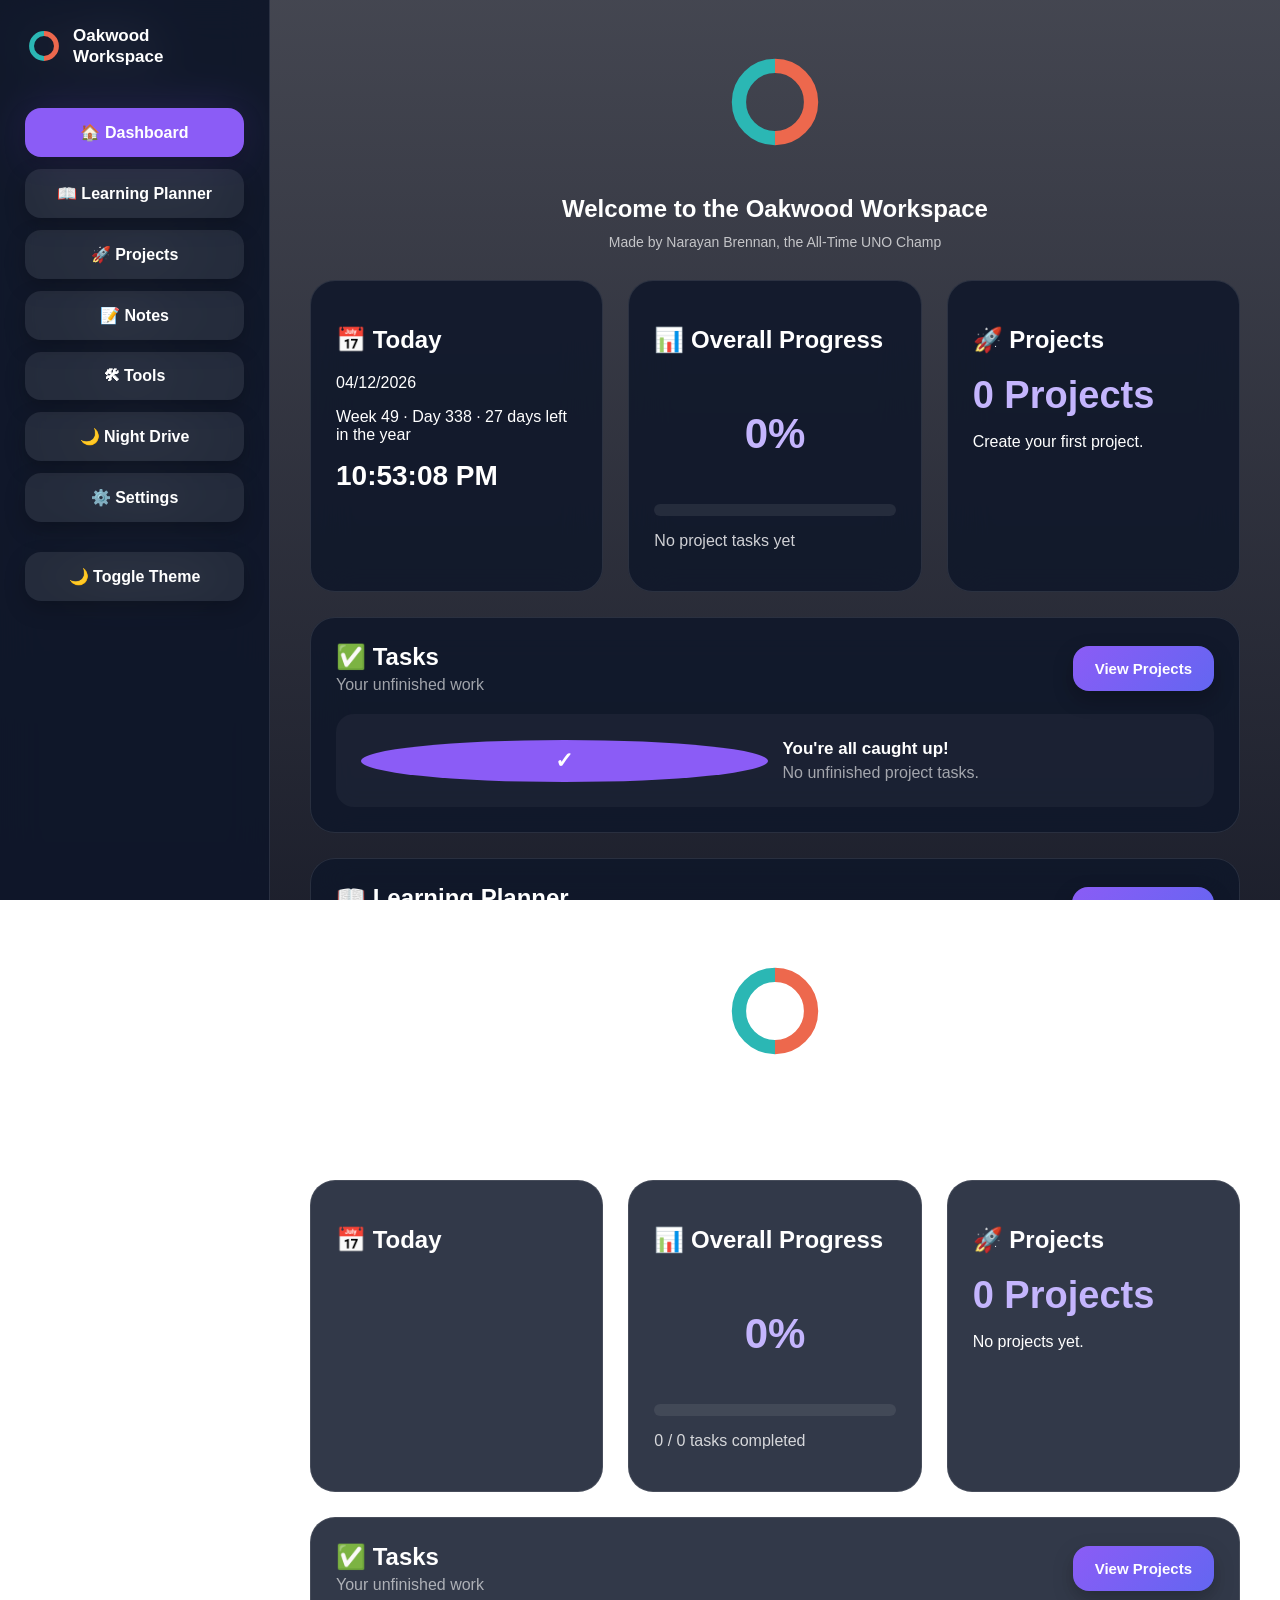
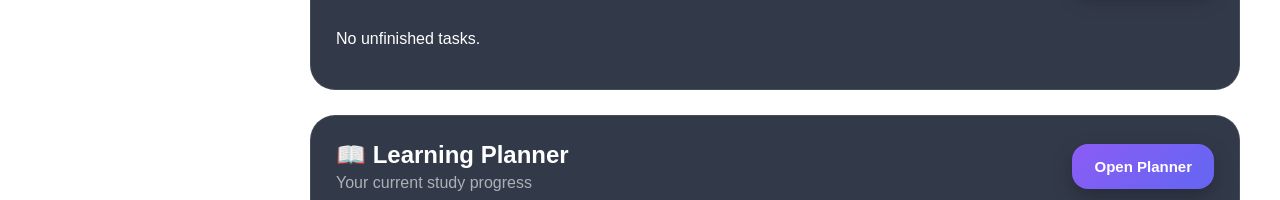
<file: index.html>
<!DOCTYPE html>
<html lang="en">
<head>
<meta charset="UTF-8">
<meta name="viewport" content="width=device-width, initial-scale=1.0">
<title>Oakwood Workspace</title>
<link rel="stylesheet" href="main.css">

<style>
/* OAKWOOD WORKSPACE WELCOME */

.logo {
    display: flex;
    align-items: center;
    gap: 10px;
}

.oakwood-sidebar-logo {
    display: block;
    width: 38px;
    height: 38px;
    flex-shrink: 0;
    cursor: pointer;
    transform-origin: center;
    -webkit-tap-highlight-color: transparent;
    user-select: none;
}

.logo-title {
    font-size: 17px;
    font-weight: 700;
    line-height: 1.25;
}

.welcome-hero {
    display: flex;
    flex-direction: column;
    align-items: center;
    justify-content: center;
    text-align: center;
    padding: 25px 15px 30px;
    animation: oakwoodWelcomeIn 0.8s ease both;
}

.oakwood-welcome-logo {
    display: block;
    width: 110px;
    height: 110px;
    margin-bottom: 18px;
    cursor: pointer;
    transform-origin: center;
    -webkit-tap-highlight-color: transparent;
    user-select: none;
    animation: oakwoodLogoIn 0.9s ease both;
}

.welcome-hero h1 {
    margin: 0 0 10px;
    line-height: 1.3;
}

.welcome-credit {
    margin: 0;
    opacity: 0.7;
    font-size: 14px;
}

@keyframes oakwoodWelcomeIn {
    from { opacity: 0; transform: translateY(12px); }
    to { opacity: 1; transform: translateY(0); }
}

@keyframes oakwoodLogoIn {
    from { opacity: 0; transform: scale(0.88); }
    to { opacity: 1; transform: scale(1); }
}

/* LOGO ANIMATION WRAPPER */

.oakwood-logo-motion {
    display: inline-flex;
    align-items: center;
    justify-content: center;
    flex-shrink: 0;
    transform-origin: center center;
    will-change: transform;
}

.logo .oakwood-logo-motion {
    width: 38px;
    height: 38px;
}

.welcome-hero .oakwood-logo-motion {
    width: 110px;
    height: 110px;
    margin-bottom: 18px;
}

.oakwood-logo-motion > svg {
    display: block;
    flex-shrink: 0;
    transform-origin: center center;
    backface-visibility: hidden;
}

/* SCALE BOUNCE */

.oakwood-logo-bounce {
    animation: oakwoodScaleBounce 2.8s both;
    transform-origin: center center;
    will-change: transform;
}

@keyframes oakwoodScaleBounce {
    0%   { transform: scale(1); }
    8%   { transform: scale(1.16); }
    16%  { transform: scale(0.94); }
    25%  { transform: scale(1.11); }
    35%  { transform: scale(0.97); }
    46%  { transform: scale(1.07); }
    58%  { transform: scale(0.985); }
    70%  { transform: scale(1.035); }
    82%  { transform: scale(0.995); }
    92%  { transform: scale(1.012); }
    100% { transform: scale(1); }
}

/* SMOOTH SPIN */

.oakwood-logo-spin {
    animation: oakwoodBearingSpin 3.2s
        cubic-bezier(0.12, 0.65, 0.15, 1) forwards !important;
    transform-origin: center center;
    transform-box: fill-box;
    backface-visibility: hidden;
    will-change: transform;
}

@keyframes oakwoodBearingSpin {
    from { transform: rotate(0deg); }
    to   { transform: rotate(2520deg); }
}

@media (max-width: 600px) {
    .oakwood-welcome-logo {
        width: 85px;
        height: 85px;
    }

    .welcome-hero .oakwood-logo-motion {
        width: 85px;
        height: 85px;
        margin-bottom: 18px;
    }

    .welcome-hero h1 {
        font-size: 25px;
    }
}

@media (prefers-reduced-motion: reduce) {
    .welcome-hero,
    .oakwood-welcome-logo {
        animation: none;
    }

    .oakwood-logo-spin {
        animation-duration: 1.2s !important;
    }

    .oakwood-logo-bounce {
        animation-duration: 0.8s;
    }
}

/* NIGHT DRIVE */

.nightdrive-page {
    max-width: 1600px !important;
    padding-bottom: 40px;
}

.nightdrive-page h1 {
    margin-bottom: 20px !important;
}

.nightdrive-container {
    width: 100%;
    min-height: calc(100vh - 150px);
    background: #05070d;
    border-radius: 25px;
    overflow: hidden;
    box-shadow:
        0 20px 60px rgba(0,0,0,.35),
        0 0 40px rgba(139,92,246,.08);
}

.nightdrive-frame {
    display: block;
    width: 100%;
    height: calc(100vh - 170px);
    min-height: 750px;
    border: none;
    background: #05070d;
}

.nightdrive-launch-card {
    display: flex;
    align-items: center;
    justify-content: space-between;
    gap: 20px;
    padding: 20px 25px;
    margin-bottom: 20px;
    border-radius: 20px;
    background: rgba(15,23,42,.85);
    backdrop-filter: blur(20px);
}

.nightdrive-launch-info h2 {
    margin: 0 0 6px;
}

.nightdrive-launch-info p {
    margin: 0;
    opacity: .65;
}

.nightdrive-open-button {
    flex-shrink: 0;
}

@media (max-width: 900px) {
    .nightdrive-container {
        border-radius: 18px;
    }

    .nightdrive-frame {
        min-height: 800px;
        height: calc(100vh - 180px);
    }

    .nightdrive-launch-card {
        flex-direction: column;
        align-items: flex-start;
    }
}
</style>
</head>

<body>
<div class="app">

<!-- SIDEBAR -->
<aside class="sidebar">
    <div class="logo">
        <svg class="oakwood-sidebar-logo"
             viewBox="0 0 100 100"
             xmlns="http://www.w3.org/2000/svg"
             role="img"
             aria-label="Oakwood circular symbol">

            <path
                d="M50 17.2 A32.8 32.8 0 0 0 50 82.8"
                fill="none"
                stroke="#2bb7b4"
                stroke-width="13"
                stroke-linecap="butt"
            />

            <path
                d="M50 17.2 A32.8 32.8 0 0 1 50 82.8"
                fill="none"
                stroke="#ed684d"
                stroke-width="13"
                stroke-linecap="butt"
            />
        </svg>

        <div class="logo-title">Oakwood Workspace</div>
    </div>

    <nav>
        <button class="nav-btn active" onclick="showPage('dashboard', this)">🏠 Dashboard</button>
        <button class="nav-btn" onclick="showPage('planner', this)">📖 Learning Planner</button>
        <button class="nav-btn" onclick="showPage('projects', this)">🚀 Projects</button>
        <button class="nav-btn" onclick="showPage('notes', this)">📝 Notes</button>
        <button class="nav-btn" onclick="showPage('tools', this)">🛠 Tools</button>
        <button class="nav-btn" onclick="showPage('nightdrive', this)">🌙 Night Drive</button>
        <button class="nav-btn" onclick="showPage('settings', this)">⚙️ Settings</button>
    </nav>

    <button class="theme-btn" onclick="toggleTheme()">🌙 Toggle Theme</button>
</aside>

<main class="main">

<!-- DASHBOARD -->
<section id="dashboard" class="page active">
    <div class="welcome-hero">
        <svg class="oakwood-welcome-logo"
             viewBox="0 0 100 100"
             xmlns="http://www.w3.org/2000/svg"
             role="img"
             aria-label="Oakwood circular symbol">

            <path
                d="M50 17.2 A32.8 32.8 0 0 0 50 82.8"
                fill="none"
                stroke="#2bb7b4"
                stroke-width="13"
                stroke-linecap="butt"
            />

            <path
                d="M50 17.2 A32.8 32.8 0 0 1 50 82.8"
                fill="none"
                stroke="#ed684d"
                stroke-width="13"
                stroke-linecap="butt"
            />
        </svg>

        <h1>Welcome to the Oakwood Workspace</h1>
        <p class="welcome-credit">Made by Narayan Brennan, the All-Time UNO Champ</p>
    </div>

    <div class="dashboard-grid">
        <div class="card dashboard-card">
            <h2>📅 Today</h2>
            <p id="date"></p>
            <p id="today-details"></p>
            <div id="clock" class="dashboard-clock"></div>
        </div>

        <div class="card dashboard-card">
            <h2>📊 Overall Progress</h2>
            <div id="dashboardProgress" class="progress-box">0%</div>
            <div class="dashboard-progress-bar">
                <div id="dashboardProgressFill" class="dashboard-progress-fill" style="width:0%"></div>
            </div>
            <p id="progressText">0 / 0 tasks completed</p>
        </div>

        <div class="card dashboard-card">
            <h2>🚀 Projects</h2>
            <div id="projectCount" class="dashboard-number">0 Projects</div>
            <p id="projectProgressText">No projects yet.</p>
        </div>
    </div>

    <div class="card">
        <div class="dashboard-section-header">
            <div>
                <h2>✅ Tasks</h2>
                <p>Your unfinished work</p>
            </div>
            <button onclick="showPage('projects', this)">View Projects</button>
        </div>
        <div id="todayTasks" class="dashboard-task-list">
            <p>No unfinished tasks.</p>
        </div>
    </div>

    <div class="card">
        <div class="dashboard-section-header">
            <div>
                <h2>📖 Learning Planner</h2>
                <p>Your current study progress</p>
            </div>
            <button onclick="showPage('planner', this)">Open Planner</button>
        </div>
        <div class="dashboard-planner-stats">
            <div><span id="plannerCompleted">0</span><small>Completed</small></div>
            <div><span id="plannerRemaining">0</span><small>Remaining</small></div>
            <div><span id="plannerProgress">0%</span><small>Progress</small></div>
        </div>
    </div>

    <div class="card">
        <h2>⚡ Quick Actions</h2>
        <div class="quick-actions">
            <button onclick="createProject()">➕ New Project</button>
            <button onclick="showPage('planner', this)">📖 Open Planner</button>
            <button onclick="showPage('notes', this)">📝 Open Notes</button>
            <button onclick="showPage('nightdrive', this)">🌙 Night Drive</button>
            <button onclick="exportBackup()">💾 Backup Now</button>
        </div>
    </div>
</section>

<!-- PLANNER -->
<section id="planner" class="page">
    <h1>📖 Learning Planner</h1>
    <div class="planner-controls">
        <button onclick="createPlan()">➕ New Week</button>
        <select id="planSelector" onchange="changePlan(this.value)"></select>
    </div>
    <div id="plannerContainer">
        <div class="card"><h2>Loading Planner...</h2></div>
    </div>
</section>

<!-- PROJECTS -->
<section id="projects" class="page">
    <h1>🚀 Projects</h1>
    <div class="planner-actions">
        <button onclick="createProject()">➕ New Project</button>
    </div>
    <div id="projectsContainer">
        <div class="card"><h2>Loading Projects...</h2></div>
    </div>
</section>

<!-- NOTES -->
<section id="notes" class="page">
    <h1>📝 Notes</h1>
    <div class="card">
        <textarea placeholder="Write notes here..."></textarea>
    </div>
</section>

<!-- TOOLS -->
<section id="tools" class="page">
    <h1>🛠 Tools</h1>
    <div class="card">
        <h2>Tools &amp; Games</h2>
        <p>Your collection of useful tools, games and resources.</p>
        <br>
        <button onclick="showPage('nightdrive', document.querySelector('.nav-btn:nth-child(6)'))">
            🌙 Open Night Drive
        </button>
    </div>
</section>

<!-- NIGHT DRIVE -->
<section id="nightdrive" class="page nightdrive-page">
    <h1>🌙 Night Drive</h1>

    <div class="nightdrive-launch-card">
        <div class="nightdrive-launch-info">
            <h2>NIGHT DRIVE</h2>
            <p>Race through the night. Dodge traffic. Push your limits.</p>
        </div>
        <button class="nightdrive-open-button" onclick="openNightDriveFullscreen()">⛶ Fullscreen</button>
    </div>

    <div class="nightdrive-container">
        <iframe
            id="nightdriveFrame"
            class="nightdrive-frame"
            src="night-drive.html"
            title="Night Drive Racing Game"
            allow="autoplay">
        </iframe>
    </div>
</section>

<!-- SETTINGS -->
<section id="settings" class="page">
    <h1>⚙️ Settings</h1>
    <div class="card">
        <h2>Oakwood Workspace</h2>
        <p>Your personal learning dashboard.</p>
        <hr>
        <h3>💾 Backup</h3>
        <button onclick="exportBackup()">💾 Export Backup</button>
        <br><br>
        <label>
            📂 Import Backup
            <br><br>
            <input type="file" accept=".json" onchange="importBackup(event)">
        </label>
    </div>
</section>

</main>
</div>

<!-- EXISTING SCRIPTS -->
<script src="storage.js"></script>
<script src="planner.js"></script>
<script src="projects.js"></script>
<script src="backup.js"></script>
<script src="app.js"></script>

<!-- TODAY DATE/TIME DETAILS -->
<script>
(() => {
    function updateDashboardDateTime() {
        const now = new Date();
        const dateElement = document.getElementById("date");
        const clockElement = document.getElementById("clock");
        const detailsElement = document.getElementById("today-details");

        // Date format: DD/MM/YYYY
        if (dateElement) {
            const day = String(now.getDate()).padStart(2, "0");
            const month = String(now.getMonth() + 1).padStart(2, "0");
            dateElement.textContent =
                `${day}/${month}/${now.getFullYear()}`;
        }

        // Show 24-hour and 12-hour time together
        if (clockElement) {
            const time24 = now.toLocaleTimeString("en-GB", {
                hour: "2-digit",
                minute: "2-digit",
                second: "2-digit",
                hour12: false
            });

            const time12 = now.toLocaleTimeString("en-AU", {
                hour: "numeric",
                minute: "2-digit",
                second: "2-digit",
                hour12: true
            });

            clockElement.textContent = `${time24} · ${time12}`;
        }

        // Day of the year and days remaining
        const startOfYear = new Date(now.getFullYear(), 0, 1);
        const today = new Date(
            now.getFullYear(),
            now.getMonth(),
            now.getDate()
        );

        const dayOfYear = Math.floor(
            (today - startOfYear) / 86400000
        ) + 1;

        const daysInYear = (
            new Date(now.getFullYear() + 1, 0, 1) -
            startOfYear
        ) / 86400000;

        const daysRemaining = daysInYear - dayOfYear;

        // ISO week number
        const isoDate = new Date(Date.UTC(
            now.getFullYear(),
            now.getMonth(),
            now.getDate()
        ));

        const weekday = isoDate.getUTCDay() || 7;

        isoDate.setUTCDate(
            isoDate.getUTCDate() + 4 - weekday
        );

        const isoYearStart = new Date(Date.UTC(
            isoDate.getUTCFullYear(),
            0,
            1
        ));

        const weekOfYear = Math.ceil(
            (((isoDate - isoYearStart) / 86400000) + 1) / 7
        );

        if (detailsElement) {
            detailsElement.textContent =
                `Week ${weekOfYear} · ` +
                `Day ${dayOfYear} · ` +
                `${daysRemaining} days left in the year`;
        }
    }

    updateDashboardDateTime();
    setInterval(updateDashboardDateTime, 1000);
})();
</script>

<!-- NIGHT DRIVE INTEGRATION -->
<script>
function openNightDriveFullscreen() {
    const frame = document.getElementById("nightdriveFrame");
    if (!frame) return;

    if (frame.requestFullscreen) {
        frame.requestFullscreen().catch(() => {});
    } else if (frame.webkitRequestFullscreen) {
        frame.webkitRequestFullscreen();
    } else if (frame.msRequestFullscreen) {
        frame.msRequestFullscreen();
    }
}

const nightdriveFrame = document.getElementById("nightdriveFrame");

if (nightdriveFrame) {
    nightdriveFrame.addEventListener("load", function() {
        console.log("Night Drive loaded successfully.");
    });
}
</script>

<!-- THREE-CLICK SPIN AND SCALE-BOUNCE EASTER EGG -->
<script>
(() => {
    const logos = document.querySelectorAll(
        ".oakwood-sidebar-logo, .oakwood-welcome-logo"
    );

    logos.forEach(logo => {
        let clicks = 0;
        let clickTimer = null;
        let spinning = false;

        const wrapper = document.createElement("span");
        wrapper.className = "oakwood-logo-motion";

        logo.parentNode.insertBefore(wrapper, logo);
        wrapper.appendChild(logo);

        logo.addEventListener("click", () => {
            if (spinning) return;

            clicks++;

            if (clickTimer !== null) {
                clearTimeout(clickTimer);
                clickTimer = null;
            }

            if (clicks >= 3) {
                clicks = 0;
                spinning = true;

                logo.classList.remove("oakwood-logo-spin");
                wrapper.classList.remove("oakwood-logo-bounce");

                void logo.getBoundingClientRect();
                void wrapper.getBoundingClientRect();

                logo.classList.add("oakwood-logo-spin");
                wrapper.classList.add("oakwood-logo-bounce");
                return;
            }

            clickTimer = setTimeout(() => {
                clicks = 0;
                clickTimer = null;
            }, 650);
        });

        logo.addEventListener("animationend", event => {
            if (event.animationName !== "oakwoodBearingSpin") return;

            logo.classList.remove("oakwood-logo-spin");
            spinning = false;
        });

        wrapper.addEventListener("animationend", event => {
            if (event.animationName !== "oakwoodScaleBounce") return;

            wrapper.classList.remove("oakwood-logo-bounce");
        });
    });
})();
</script>

</body>
</html><!DOCTYPE html>
<html lang="en">
<head>
<meta charset="UTF-8">
<meta name="viewport" content="width=device-width, initial-scale=1.0">
<title>Oakwood Workspace</title>
<link rel="stylesheet" href="main.css">

<style>
/* OAKWOOD WORKSPACE WELCOME */

.logo {
    display: flex;
    align-items: center;
    gap: 10px;
}

.oakwood-sidebar-logo {
    display: block;
    width: 38px;
    height: 38px;
    flex-shrink: 0;
    cursor: pointer;
    transform-origin: center;
    -webkit-tap-highlight-color: transparent;
    user-select: none;
}

.logo-title {
    font-size: 17px;
    font-weight: 700;
    line-height: 1.25;
}

.welcome-hero {
    display: flex;
    flex-direction: column;
    align-items: center;
    justify-content: center;
    text-align: center;
    padding: 25px 15px 30px;
    animation: oakwoodWelcomeIn 0.8s ease both;
}

.oakwood-welcome-logo {
    display: block;
    width: 110px;
    height: 110px;
    margin-bottom: 18px;
    cursor: pointer;
    transform-origin: center;
    -webkit-tap-highlight-color: transparent;
    user-select: none;
    animation: oakwoodLogoIn 0.9s ease both;
}

.welcome-hero h1 {
    margin: 0 0 10px;
    line-height: 1.3;
}

.welcome-credit {
    margin: 0;
    opacity: 0.7;
    font-size: 14px;
}

@keyframes oakwoodWelcomeIn {
    from { opacity: 0; transform: translateY(12px); }
    to { opacity: 1; transform: translateY(0); }
}

@keyframes oakwoodLogoIn {
    from { opacity: 0; transform: scale(0.88); }
    to { opacity: 1; transform: scale(1); }
}

/* LOGO ANIMATION WRAPPER */

.oakwood-logo-motion {
    display: inline-flex;
    align-items: center;
    justify-content: center;
    flex-shrink: 0;
    transform-origin: center center;
    will-change: transform;
}

.logo .oakwood-logo-motion {
    width: 38px;
    height: 38px;
}

.welcome-hero .oakwood-logo-motion {
    width: 110px;
    height: 110px;
    margin-bottom: 18px;
}

.oakwood-logo-motion > svg {
    display: block;
    flex-shrink: 0;
    transform-origin: center center;
    backface-visibility: hidden;
}

/* SCALE BOUNCE */

.oakwood-logo-bounce {
    animation: oakwoodScaleBounce 2.8s both;
    transform-origin: center center;
    will-change: transform;
}

@keyframes oakwoodScaleBounce {
    0%   { transform: scale(1); }
    8%   { transform: scale(1.16); }
    16%  { transform: scale(0.94); }
    25%  { transform: scale(1.11); }
    35%  { transform: scale(0.97); }
    46%  { transform: scale(1.07); }
    58%  { transform: scale(0.985); }
    70%  { transform: scale(1.035); }
    82%  { transform: scale(0.995); }
    92%  { transform: scale(1.012); }
    100% { transform: scale(1); }
}

/* SMOOTH SPIN */

.oakwood-logo-spin {
    animation: oakwoodBearingSpin 3.2s
        cubic-bezier(0.12, 0.65, 0.15, 1) forwards !important;
    transform-origin: center center;
    transform-box: fill-box;
    backface-visibility: hidden;
    will-change: transform;
}

@keyframes oakwoodBearingSpin {
    from { transform: rotate(0deg); }
    to   { transform: rotate(2520deg); }
}

@media (max-width: 600px) {
    .oakwood-welcome-logo {
        width: 85px;
        height: 85px;
    }

    .welcome-hero .oakwood-logo-motion {
        width: 85px;
        height: 85px;
        margin-bottom: 18px;
    }

    .welcome-hero h1 {
        font-size: 25px;
    }
}

@media (prefers-reduced-motion: reduce) {
    .welcome-hero,
    .oakwood-welcome-logo {
        animation: none;
    }

    .oakwood-logo-spin {
        animation-duration: 1.2s !important;
    }

    .oakwood-logo-bounce {
        animation-duration: 0.8s;
    }
}

/* NIGHT DRIVE */

.nightdrive-page {
    max-width: 1600px !important;
    padding-bottom: 40px;
}

.nightdrive-page h1 {
    margin-bottom: 20px !important;
}

.nightdrive-container {
    width: 100%;
    min-height: calc(100vh - 150px);
    background: #05070d;
    border-radius: 25px;
    overflow: hidden;
    box-shadow:
        0 20px 60px rgba(0,0,0,.35),
        0 0 40px rgba(139,92,246,.08);
}

.nightdrive-frame {
    display: block;
    width: 100%;
    height: calc(100vh - 170px);
    min-height: 750px;
    border: none;
    background: #05070d;
}

.nightdrive-launch-card {
    display: flex;
    align-items: center;
    justify-content: space-between;
    gap: 20px;
    padding: 20px 25px;
    margin-bottom: 20px;
    border-radius: 20px;
    background: rgba(15,23,42,.85);
    backdrop-filter: blur(20px);
}

.nightdrive-launch-info h2 {
    margin: 0 0 6px;
}

.nightdrive-launch-info p {
    margin: 0;
    opacity: .65;
}

.nightdrive-open-button {
    flex-shrink: 0;
}

@media (max-width: 900px) {
    .nightdrive-container {
        border-radius: 18px;
    }

    .nightdrive-frame {
        min-height: 800px;
        height: calc(100vh - 180px);
    }

    .nightdrive-launch-card {
        flex-direction: column;
        align-items: flex-start;
    }
}
</style>
</head>

<body>
<div class="app">

<!-- SIDEBAR -->
<aside class="sidebar">
    <div class="logo">
        <svg class="oakwood-sidebar-logo"
             viewBox="0 0 100 100"
             xmlns="http://www.w3.org/2000/svg"
             role="img"
             aria-label="Oakwood circular symbol">

            <path
                d="M50 17.2 A32.8 32.8 0 0 0 50 82.8"
                fill="none"
                stroke="#2bb7b4"
                stroke-width="13"
                stroke-linecap="butt"
            />

            <path
                d="M50 17.2 A32.8 32.8 0 0 1 50 82.8"
                fill="none"
                stroke="#ed684d"
                stroke-width="13"
                stroke-linecap="butt"
            />
        </svg>

        <div class="logo-title">Oakwood Workspace</div>
    </div>

    <nav>
        <button class="nav-btn active" onclick="showPage('dashboard', this)">🏠 Dashboard</button>
        <button class="nav-btn" onclick="showPage('planner', this)">📖 Learning Planner</button>
        <button class="nav-btn" onclick="showPage('projects', this)">🚀 Projects</button>
        <button class="nav-btn" onclick="showPage('notes', this)">📝 Notes</button>
        <button class="nav-btn" onclick="showPage('tools', this)">🛠 Tools</button>
        <button class="nav-btn" onclick="showPage('nightdrive', this)">🌙 Night Drive</button>
        <button class="nav-btn" onclick="showPage('settings', this)">⚙️ Settings</button>
    </nav>

    <button class="theme-btn" onclick="toggleTheme()">🌙 Toggle Theme</button>
</aside>

<main class="main">

<!-- DASHBOARD -->
<section id="dashboard" class="page active">
    <div class="welcome-hero">
        <svg class="oakwood-welcome-logo"
             viewBox="0 0 100 100"
             xmlns="http://www.w3.org/2000/svg"
             role="img"
             aria-label="Oakwood circular symbol">

            <path
                d="M50 17.2 A32.8 32.8 0 0 0 50 82.8"
                fill="none"
                stroke="#2bb7b4"
                stroke-width="13"
                stroke-linecap="butt"
            />

            <path
                d="M50 17.2 A32.8 32.8 0 0 1 50 82.8"
                fill="none"
                stroke="#ed684d"
                stroke-width="13"
                stroke-linecap="butt"
            />
        </svg>

        <h1>Welcome to the Oakwood Workspace</h1>
        <p class="welcome-credit">Made by Narayan Brennan, the All-Time UNO Champ</p>
    </div>

    <div class="dashboard-grid">
        <div class="card dashboard-card">
            <h2>📅 Today</h2>
            <p id="date"></p>
            <p id="today-details"></p>
            <div id="clock" class="dashboard-clock"></div>
        </div>

        <div class="card dashboard-card">
            <h2>📊 Overall Progress</h2>
            <div id="dashboardProgress" class="progress-box">0%</div>
            <div class="dashboard-progress-bar">
                <div id="dashboardProgressFill" class="dashboard-progress-fill" style="width:0%"></div>
            </div>
            <p id="progressText">0 / 0 tasks completed</p>
        </div>

        <div class="card dashboard-card">
            <h2>🚀 Projects</h2>
            <div id="projectCount" class="dashboard-number">0 Projects</div>
            <p id="projectProgressText">No projects yet.</p>
        </div>
    </div>

    <div class="card">
        <div class="dashboard-section-header">
            <div>
                <h2>✅ Tasks</h2>
                <p>Your unfinished work</p>
            </div>
            <button onclick="showPage('projects', this)">View Projects</button>
        </div>
        <div id="todayTasks" class="dashboard-task-list">
            <p>No unfinished tasks.</p>
        </div>
    </div>

    <div class="card">
        <div class="dashboard-section-header">
            <div>
                <h2>📖 Learning Planner</h2>
                <p>Your current study progress</p>
            </div>
            <button onclick="showPage('planner', this)">Open Planner</button>
        </div>
        <div class="dashboard-planner-stats">
            <div><span id="plannerCompleted">0</span><small>Completed</small></div>
            <div><span id="plannerRemaining">0</span><small>Remaining</small></div>
            <div><span id="plannerProgress">0%</span><small>Progress</small></div>
        </div>
    </div>

    <div class="card">
        <h2>⚡ Quick Actions</h2>
        <div class="quick-actions">
            <button onclick="createProject()">➕ New Project</button>
            <button onclick="showPage('planner', this)">📖 Open Planner</button>
            <button onclick="showPage('notes', this)">📝 Open Notes</button>
            <button onclick="showPage('nightdrive', this)">🌙 Night Drive</button>
            <button onclick="exportBackup()">💾 Backup Now</button>
        </div>
    </div>
</section>

<!-- PLANNER -->
<section id="planner" class="page">
    <h1>📖 Learning Planner</h1>
    <div class="planner-controls">
        <button onclick="createPlan()">➕ New Week</button>
        <select id="planSelector" onchange="changePlan(this.value)"></select>
    </div>
    <div id="plannerContainer">
        <div class="card"><h2>Loading Planner...</h2></div>
    </div>
</section>

<!-- PROJECTS -->
<section id="projects" class="page">
    <h1>🚀 Projects</h1>
    <div class="planner-actions">
        <button onclick="createProject()">➕ New Project</button>
    </div>
    <div id="projectsContainer">
        <div class="card"><h2>Loading Projects...</h2></div>
    </div>
</section>

<!-- NOTES -->
<section id="notes" class="page">
    <h1>📝 Notes</h1>
    <div class="card">
        <textarea placeholder="Write notes here..."></textarea>
    </div>
</section>

<!-- TOOLS -->
<section id="tools" class="page">
    <h1>🛠 Tools</h1>
    <div class="card">
        <h2>Tools &amp; Games</h2>
        <p>Your collection of useful tools, games and resources.</p>
        <br>
        <button onclick="showPage('nightdrive', document.querySelector('.nav-btn:nth-child(6)'))">
            🌙 Open Night Drive
        </button>
    </div>
</section>

<!-- NIGHT DRIVE -->
<section id="nightdrive" class="page nightdrive-page">
    <h1>🌙 Night Drive</h1>

    <div class="nightdrive-launch-card">
        <div class="nightdrive-launch-info">
            <h2>NIGHT DRIVE</h2>
            <p>Race through the night. Dodge traffic. Push your limits.</p>
        </div>
        <button class="nightdrive-open-button" onclick="openNightDriveFullscreen()">⛶ Fullscreen</button>
    </div>

    <div class="nightdrive-container">
        <iframe
            id="nightdriveFrame"
            class="nightdrive-frame"
            src="night-drive.html"
            title="Night Drive Racing Game"
            allow="autoplay">
        </iframe>
    </div>
</section>

<!-- SETTINGS -->
<section id="settings" class="page">
    <h1>⚙️ Settings</h1>
    <div class="card">
        <h2>Oakwood Workspace</h2>
        <p>Your personal learning dashboard.</p>
        <hr>
        <h3>💾 Backup</h3>
        <button onclick="exportBackup()">💾 Export Backup</button>
        <br><br>
        <label>
            📂 Import Backup
            <br><br>
            <input type="file" accept=".json" onchange="importBackup(event)">
        </label>
    </div>
</section>

</main>
</div>

<!-- EXISTING SCRIPTS -->
<script src="storage.js"></script>
<script src="planner.js"></script>
<script src="projects.js"></script>
<script src="backup.js"></script>
<script src="app.js"></script>

<!-- TODAY DATE/TIME DETAILS -->
<script>
(() => {
    function updateDashboardDateTime() {
        const now = new Date();
        const dateElement = document.getElementById("date");
        const clockElement = document.getElementById("clock");
        const detailsElement = document.getElementById("today-details");

        // Date format: DD/MM/YYYY
        if (dateElement) {
            const day = String(now.getDate()).padStart(2, "0");
            const month = String(now.getMonth() + 1).padStart(2, "0");
            dateElement.textContent =
                `${day}/${month}/${now.getFullYear()}`;
        }

        // Show 24-hour and 12-hour time together
        if (clockElement) {
            const time24 = now.toLocaleTimeString("en-GB", {
                hour: "2-digit",
                minute: "2-digit",
                second: "2-digit",
                hour12: false
            });

            const time12 = now.toLocaleTimeString("en-AU", {
                hour: "numeric",
                minute: "2-digit",
                second: "2-digit",
                hour12: true
            });

            clockElement.textContent = `${time24} · ${time12}`;
        }

        // Day of the year and days remaining
        const startOfYear = new Date(now.getFullYear(), 0, 1);
        const today = new Date(
            now.getFullYear(),
            now.getMonth(),
            now.getDate()
        );

        const dayOfYear = Math.floor(
            (today - startOfYear) / 86400000
        ) + 1;

        const daysInYear = (
            new Date(now.getFullYear() + 1, 0, 1) -
            startOfYear
        ) / 86400000;

        const daysRemaining = daysInYear - dayOfYear;

        // ISO week number
        const isoDate = new Date(Date.UTC(
            now.getFullYear(),
            now.getMonth(),
            now.getDate()
        ));

        const weekday = isoDate.getUTCDay() || 7;

        isoDate.setUTCDate(
            isoDate.getUTCDate() + 4 - weekday
        );

        const isoYearStart = new Date(Date.UTC(
            isoDate.getUTCFullYear(),
            0,
            1
        ));

        const weekOfYear = Math.ceil(
            (((isoDate - isoYearStart) / 86400000) + 1) / 7
        );

        if (detailsElement) {
            detailsElement.textContent =
                `Week ${weekOfYear} · ` +
                `Day ${dayOfYear} · ` +
                `${daysRemaining} days left in the year`;
        }
    }

    updateDashboardDateTime();
    setInterval(updateDashboardDateTime, 1000);
})();
</script>

<!-- NIGHT DRIVE INTEGRATION -->
<script>
function openNightDriveFullscreen() {
    const frame = document.getElementById("nightdriveFrame");
    if (!frame) return;

    if (frame.requestFullscreen) {
        frame.requestFullscreen().catch(() => {});
    } else if (frame.webkitRequestFullscreen) {
        frame.webkitRequestFullscreen();
    } else if (frame.msRequestFullscreen) {
        frame.msRequestFullscreen();
    }
}

const nightdriveFrame = document.getElementById("nightdriveFrame");

if (nightdriveFrame) {
    nightdriveFrame.addEventListener("load", function() {
        console.log("Night Drive loaded successfully.");
    });
}
</script>

<!-- THREE-CLICK SPIN AND SCALE-BOUNCE EASTER EGG -->
<script>
(() => {
    const logos = document.querySelectorAll(
        ".oakwood-sidebar-logo, .oakwood-welcome-logo"
    );

    logos.forEach(logo => {
        let clicks = 0;
        let clickTimer = null;
        let spinning = false;

        const wrapper = document.createElement("span");
        wrapper.className = "oakwood-logo-motion";

        logo.parentNode.insertBefore(wrapper, logo);
        wrapper.appendChild(logo);

        logo.addEventListener("click", () => {
            if (spinning) return;

            clicks++;

            if (clickTimer !== null) {
                clearTimeout(clickTimer);
                clickTimer = null;
            }

            if (clicks >= 3) {
                clicks = 0;
                spinning = true;

                logo.classList.remove("oakwood-logo-spin");
                wrapper.classList.remove("oakwood-logo-bounce");

                void logo.getBoundingClientRect();
                void wrapper.getBoundingClientRect();

                logo.classList.add("oakwood-logo-spin");
                wrapper.classList.add("oakwood-logo-bounce");
                return;
            }

            clickTimer = setTimeout(() => {
                clicks = 0;
                clickTimer = null;
            }, 650);
        });

        logo.addEventListener("animationend", event => {
            if (event.animationName !== "oakwoodBearingSpin") return;

            logo.classList.remove("oakwood-logo-spin");
            spinning = false;
        });

        wrapper.addEventListener("animationend", event => {
            if (event.animationName !== "oakwoodScaleBounce") return;

            wrapper.classList.remove("oakwood-logo-bounce");
        });
    });
})();
</script>

</body>
</html>
</file>
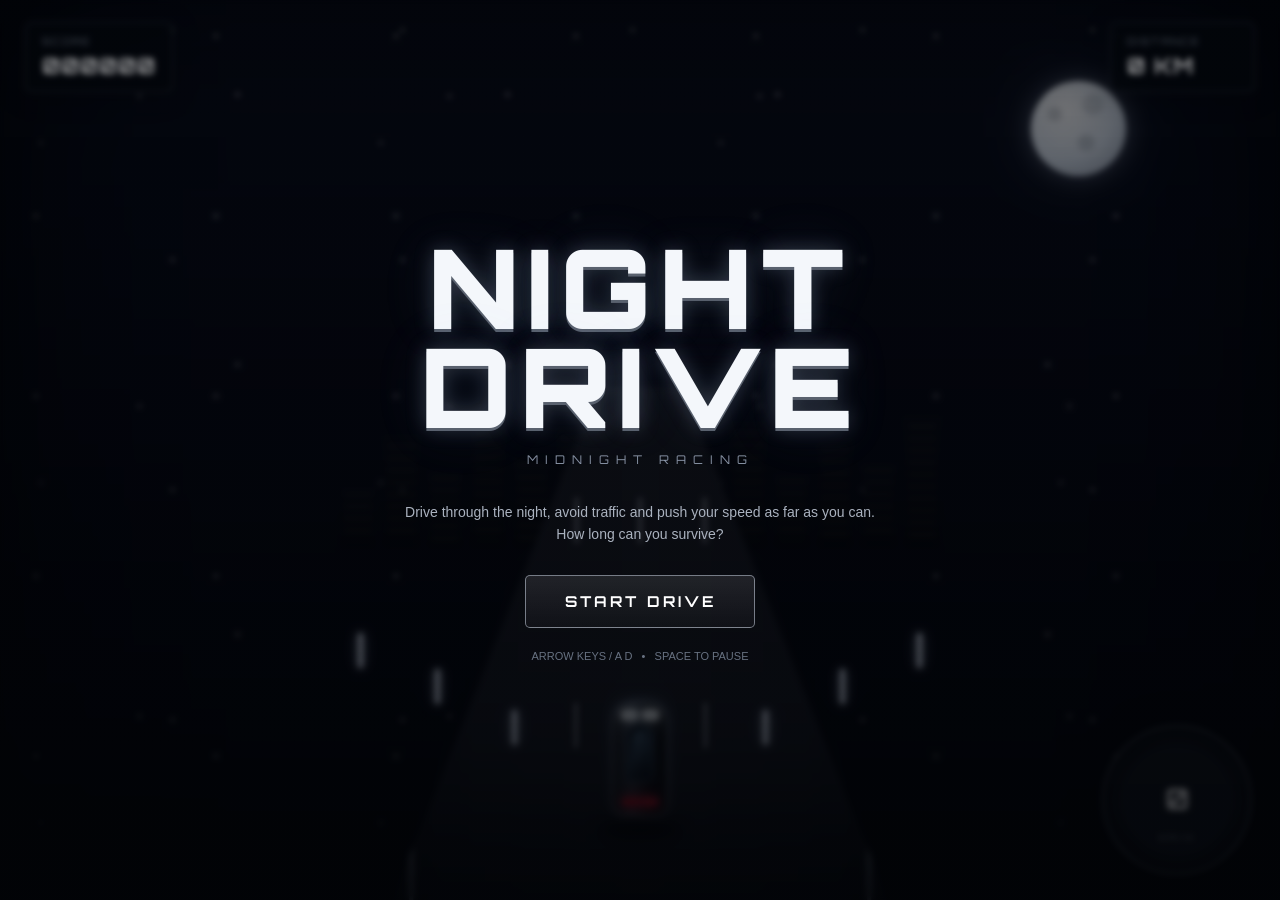
<file: night-drive.html>
<!DOCTYPE html>
<html lang="en">
<head>
<meta charset="UTF-8">
<meta name="viewport" content="width=device-width, initial-scale=1.0">
<title>NIGHT DRIVE</title>

<style>
@import url('https://fonts.googleapis.com/css2?family=Orbitron:wght@400;600;700;800;900&display=swap');

* {
    box-sizing: border-box;
    margin: 0;
    padding: 0;
    user-select: none;
}

html,
body {
    width: 100%;
    height: 100%;
    overflow: hidden;
    background: #03050a;
    font-family: 'Orbitron', sans-serif;
    color: white;
}

body {
    position: relative;
}

/* =========================
   GAME
========================= */

#game {
    position: relative;
    width: 100vw;
    height: 100vh;
    overflow: hidden;
    background:
        radial-gradient(
            ellipse at 50% 25%,
            rgba(30, 55, 90, 0.3),
            transparent 55%
        ),
        linear-gradient(
            to bottom,
            #050812 0%,
            #020308 60%,
            #010102 100%
        );
}

/* =========================
   SKY
========================= */

.sky {
    position: absolute;
    inset: 0;
    background:
        radial-gradient(circle at 20% 20%, rgba(255,255,255,.8) 0 1px, transparent 2px),
        radial-gradient(circle at 75% 13%, rgba(255,255,255,.7) 0 1px, transparent 2px),
        radial-gradient(circle at 45% 31%, rgba(255,255,255,.6) 0 1px, transparent 2px),
        radial-gradient(circle at 88% 35%, rgba(255,255,255,.8) 0 1px, transparent 2px),
        radial-gradient(circle at 12% 42%, rgba(255,255,255,.5) 0 1px, transparent 2px),
        linear-gradient(to bottom, #060a15, #050711 48%, #010205);
    background-size:
        180px 180px,
        230px 230px,
        310px 310px,
        270px 270px,
        340px 340px,
        100% 100%;
    animation: skyMove 20s linear infinite;
}

@keyframes skyMove {
    from {
        background-position:
            0 0,
            0 0,
            0 0,
            0 0,
            0 0,
            0 0;
    }

    to {
        background-position:
            0 180px,
            0 230px,
            0 310px,
            0 270px,
            0 340px,
            0 0;
    }
}

/* =========================
   MOON
========================= */

.moon {
    position: absolute;
    top: 9%;
    right: 12%;
    width: 95px;
    height: 95px;
    border-radius: 50%;

    background:
        radial-gradient(
            circle at 35% 30%,
            #ffffff,
            #d8e1eb 55%,
            #8f9aaa 100%
        );

    box-shadow:
        0 0 25px rgba(220,230,255,.35),
        0 0 80px rgba(150,180,220,.15);

    opacity: .9;
}

.moon::after {
    content: "";
    position: absolute;
    width: 100%;
    height: 100%;
    border-radius: 50%;

    background:
        radial-gradient(circle at 25% 35%, rgba(70,80,90,.2) 0 7px, transparent 8px),
        radial-gradient(circle at 65% 25%, rgba(70,80,90,.16) 0 10px, transparent 11px),
        radial-gradient(circle at 58% 65%, rgba(70,80,90,.2) 0 8px, transparent 9px);
}

/* =========================
   DISTANT CITY
========================= */

.city {
    position: absolute;
    left: 0;
    right: 0;
    bottom: 39%;
    height: 18%;
    opacity: .45;
    display: flex;
    align-items: flex-end;
    justify-content: center;
    gap: 5px;
}

.building {
    width: 3vw;
    min-width: 18px;
    background: linear-gradient(to bottom, #080c15, #010204);
    border-top: 1px solid rgba(255,255,255,.04);
    position: relative;
}

.building:nth-child(1) { height: 40%; }
.building:nth-child(2) { height: 70%; }
.building:nth-child(3) { height: 50%; }
.building:nth-child(4) { height: 85%; }
.building:nth-child(5) { height: 58%; }
.building:nth-child(6) { height: 75%; }
.building:nth-child(7) { height: 45%; }
.building:nth-child(8) { height: 90%; }
.building:nth-child(9) { height: 60%; }
.building:nth-child(10) { height: 78%; }
.building:nth-child(11) { height: 48%; }
.building:nth-child(12) { height: 68%; }
.building:nth-child(13) { height: 55%; }
.building:nth-child(14) { height: 82%; }

.building::before {
    content: "";
    position: absolute;
    inset: 8px 5px;
    background:
        repeating-linear-gradient(
            to bottom,
            rgba(255,220,100,.45) 0 3px,
            transparent 3px 12px
        );
    opacity: .35;
}

/* =========================
   ROAD
========================= */

.road-area {
    position: absolute;
    left: 0;
    right: 0;
    top: 43%;
    bottom: 0;
    overflow: hidden;
    perspective: 500px;
}

.road {
    position: absolute;
    left: 50%;
    top: -10%;
    width: 42%;
    height: 120%;
    transform: translateX(-50%);

    background:
        linear-gradient(
            to right,
            #07080c 0%,
            #101218 4%,
            #161820 12%,
            #1a1c24 50%,
            #161820 88%,
            #101218 96%,
            #07080c 100%
        );

    clip-path: polygon(
        46% 0%,
        54% 0%,
        100% 100%,
        0% 100%
    );

    box-shadow:
        inset 0 0 80px rgba(0,0,0,.7);
}

/* road glow */

.road::before,
.road::after {
    content: "";
    position: absolute;
    top: 0;
    bottom: 0;
    width: 4px;
    background: #9ba5b8;
    box-shadow:
        0 0 8px rgba(255,255,255,.2);
}

.road::before {
    left: 7%;
}

.road::after {
    right: 7%;
}

/* =========================
   LANE MARKINGS
========================= */

.lane-lines {
    position: absolute;
    left: 50%;
    top: -20%;
    width: 2px;
    height: 140%;
    transform: translateX(-50%);

    background:
        repeating-linear-gradient(
            to bottom,
            transparent 0 80px,
            rgba(220,225,235,.85) 80px 125px,
            transparent 125px 205px
        );

    animation: roadLines .65s linear infinite;
}

@keyframes roadLines {
    from {
        transform: translateX(-50%) translateY(0);
    }

    to {
        transform: translateX(-50%) translateY(205px);
    }
}

.lane-lines.left {
    left: 38%;
    transform: rotate(.2deg);
}

.lane-lines.right {
    left: 62%;
    transform: rotate(-.2deg);
}

/* =========================
   ROAD EDGE LIGHTS
========================= */

.road-lights {
    position: absolute;
    inset: 0;
    pointer-events: none;
}

.road-light {
    position: absolute;
    width: 5px;
    height: 35px;
    border-radius: 5px;
    background: #e8f0ff;
    box-shadow:
        0 0 8px rgba(220,235,255,.8),
        0 0 20px rgba(120,160,255,.25);

    animation: lightsMove .8s linear infinite;
}

.road-light:nth-child(1) { left: 28%; top: 48%; }
.road-light:nth-child(2) { left: 34%; top: 55%; animation-delay: .15s; }
.road-light:nth-child(3) { left: 40%; top: 63%; animation-delay: .3s; }
.road-light:nth-child(4) { right: 28%; top: 48%; }
.road-light:nth-child(5) { right: 34%; top: 55%; animation-delay: .15s; }
.road-light:nth-child(6) { right: 40%; top: 63%; animation-delay: .3s; }

@keyframes lightsMove {
    0% {
        opacity: 0;
        transform: translateY(-100px) scale(.4);
    }

    30% {
        opacity: 1;
    }

    100% {
        opacity: 0;
        transform: translateY(180px) scale(1.5);
    }
}

/* =========================
   PLAYER CAR
========================= */

#player {
    position: absolute;
    z-index: 20;

    left: 50%;
    bottom: 8%;

    width: 72px;
    height: 135px;

    transform: translateX(-50%);

    transition:
        left .12s ease-out,
        transform .08s ease-out;
}

.car-shadow {
    position: absolute;
    left: 50%;
    bottom: -12px;
    width: 80px;
    height: 22px;
    transform: translateX(-50%);
    border-radius: 50%;
    background: rgba(0,0,0,.8);
    filter: blur(7px);
}

.car-body {
    position: absolute;
    inset: 8px 8px 12px;

    border-radius: 22px 22px 12px 12px;

    background:
        linear-gradient(
            to right,
            #15171d,
            #363b47 35%,
            #111318 65%,
            #08090c
        );

    border: 1px solid rgba(210,220,235,.5);

    box-shadow:
        0 0 12px rgba(150,180,220,.3),
        inset 0 0 18px rgba(255,255,255,.08);
}

.car-roof {
    position: absolute;
    left: 13px;
    right: 13px;
    top: 22px;
    height: 58px;

    border-radius: 17px 17px 7px 7px;

    background:
        linear-gradient(
            135deg,
            #111923,
            #26384b,
            #0a1018
        );

    border: 1px solid rgba(150,190,220,.3);
}

.car-roof::after {
    content: "";
    position: absolute;
    inset: 6px;

    border-radius: 12px 12px 5px 5px;

    background:
        linear-gradient(
            135deg,
            rgba(130,180,220,.4),
            rgba(10,15,25,.85)
        );
}

.headlight {
    position: absolute;
    top: 8px;
    width: 17px;
    height: 10px;
    border-radius: 7px;

    background: #f5fbff;

    box-shadow:
        0 0 8px #fff,
        0 0 22px rgba(180,220,255,.8);
}

.headlight.left {
    left: 8px;
}

.headlight.right {
    right: 8px;
}

.taillight {
    position: absolute;
    bottom: 9px;
    width: 18px;
    height: 8px;
    border-radius: 5px;

    background: #d71932;

    box-shadow:
        0 0 8px #ff263f,
        0 0 18px rgba(255,20,40,.6);
}

.taillight.left {
    left: 9px;
}

.taillight.right {
    right: 9px;
}

/* =========================
   TRAFFIC
========================= */

.traffic {
    position: absolute;
    z-index: 15;

    width: 55px;
    height: 105px;

    transition: none;
}

.traffic-body {
    position: absolute;
    inset: 5px;

    border-radius: 15px 15px 9px 9px;

    background:
        linear-gradient(
            to right,
            #1c2028,
            #3c414b,
            #15171c
        );

    border: 1px solid rgba(255,255,255,.25);

    box-shadow:
        0 0 15px rgba(0,0,0,.8);
}

.traffic-window {
    position: absolute;
    top: 17px;
    left: 11px;
    right: 11px;
    height: 35px;

    border-radius: 10px 10px 5px 5px;

    background:
        linear-gradient(
            135deg,
            #263b4c,
            #070d13
        );
}

.traffic-light {
    position: absolute;
    bottom: 9px;
    width: 10px;
    height: 6px;
    border-radius: 4px;

    background: #e51e35;

    box-shadow:
        0 0 8px rgba(255,30,50,.8);
}

.traffic-light.left {
    left: 9px;
}

.traffic-light.right {
    right: 9px;
}

/* =========================
   HUD
========================= */

.hud {
    position: absolute;
    z-index: 50;
    inset: 0;
    pointer-events: none;
}

.hud-top {
    position: absolute;
    top: 22px;
    left: 25px;
    right: 25px;

    display: flex;
    justify-content: space-between;
    align-items: flex-start;
}

.hud-box {
    min-width: 145px;

    padding: 12px 16px;

    background: rgba(4,7,12,.72);

    border: 1px solid rgba(160,180,210,.25);
    border-radius: 7px;

    box-shadow:
        0 5px 25px rgba(0,0,0,.35);

    backdrop-filter: blur(7px);
}

.hud-label {
    display: block;

    font-size: 10px;
    letter-spacing: 2px;

    color: #8994a5;

    margin-bottom: 5px;
}

.hud-value {
    font-size: 22px;
    font-weight: 800;
    letter-spacing: 1px;
}

/* speed */

.speedometer {
    position: absolute;
    bottom: 25px;
    right: 28px;

    width: 150px;
    height: 150px;

    border-radius: 50%;

    background:
        radial-gradient(
            circle,
            #10141b 0 55%,
            #07090d 56% 100%
        );

    border: 2px solid rgba(220,230,245,.25);

    box-shadow:
        0 0 30px rgba(0,0,0,.7);
}

.speedometer::before {
    content: "";
    position: absolute;
    inset: 10px;

    border-radius: 50%;

    border:
        1px solid rgba(255,255,255,.15);
}

.speed-number {
    position: absolute;
    left: 50%;
    top: 50%;

    transform: translate(-50%, -55%);

    font-size: 30px;
    font-weight: 800;
}

.speed-unit {
    position: absolute;
    left: 50%;
    top: 72%;

    transform: translateX(-50%);

    font-size: 9px;
    letter-spacing: 2px;
    color: #8e98a8;
}

/* =========================
   START SCREEN
========================= */

#startScreen {
    position: absolute;
    z-index: 100;

    inset: 0;

    display: flex;
    flex-direction: column;
    align-items: center;
    justify-content: center;

    background:
        linear-gradient(
            to bottom,
            rgba(2,4,9,.45),
            rgba(2,4,8,.8)
        );

    backdrop-filter: blur(3px);
}

.logo {
    text-align: center;
    margin-bottom: 12px;
}

.logo-main {
    font-size: clamp(52px, 9vw, 110px);
    font-weight: 900;
    letter-spacing: 8px;
    line-height: .9;

    color: #f4f7fb;

    text-shadow:
        0 3px 0 #59616e,
        0 0 20px rgba(190,210,240,.25),
        0 0 55px rgba(120,160,220,.12);
}

.logo-sub {
    margin-top: 16px;

    font-size: 12px;
    letter-spacing: 7px;

    color: #8792a4;
}

.start-description {
    max-width: 480px;

    margin: 22px 20px 30px;

    text-align: center;

    font-family: Arial, sans-serif;
    font-size: 14px;
    line-height: 1.6;

    color: #aab2bf;
}

.start-button {
    min-width: 230px;

    padding: 16px 30px;

    border: 1px solid rgba(220,230,245,.5);
    border-radius: 5px;

    background:
        linear-gradient(
            to bottom,
            rgba(255,255,255,.1),
            rgba(255,255,255,.03)
        );

    color: white;

    font-family: 'Orbitron', sans-serif;
    font-size: 15px;
    font-weight: 700;
    letter-spacing: 3px;

    cursor: pointer;

    transition:
        transform .15s,
        background .15s,
        box-shadow .15s;
}

.start-button:hover {
    transform: translateY(-2px);

    background: rgba(255,255,255,.12);

    box-shadow:
        0 8px 30px rgba(0,0,0,.5),
        0 0 20px rgba(180,200,230,.12);
}

.controls-text {
    margin-top: 22px;

    font-family: Arial, sans-serif;
    font-size: 11px;

    color: #687282;
}

/* =========================
   RESULT SCREEN
========================= */

#resultScreen {
    display: none;

    position: absolute;
    z-index: 100;

    inset: 0;

    align-items: center;
    justify-content: center;

    flex-direction: column;

    background: rgba(2,4,8,.78);

    backdrop-filter: blur(8px);
}

.result-title {
    font-size: 46px;
    font-weight: 900;
    letter-spacing: 5px;

    margin-bottom: 30px;
}

.result-stats {
    display: flex;
    gap: 35px;

    margin-bottom: 35px;

    text-align: center;
}

.result-stat-label {
    display: block;

    font-size: 10px;
    letter-spacing: 2px;

    color: #7f8999;

    margin-bottom: 8px;
}

.result-stat-value {
    font-size: 27px;
    font-weight: 800;
}

/* =========================
   MOBILE CONTROLS
========================= */

.mobile-controls {
    display: none;

    position: absolute;
    z-index: 60;

    left: 20px;
    right: 20px;
    bottom: 25px;

    justify-content: space-between;

    pointer-events: none;
}

.mobile-button {
    width: 75px;
    height: 75px;

    border-radius: 50%;

    border: 1px solid rgba(255,255,255,.25);

    background: rgba(5,8,14,.65);

    color: white;

    font-size: 25px;

    pointer-events: auto;
}

@media (max-width: 700px) {
    .road {
        width: 70%;
    }

    .moon {
        width: 65px;
        height: 65px;
        right: 8%;
    }

    .hud-top {
        top: 12px;
        left: 12px;
        right: 12px;
    }

    .hud-box {
        min-width: 105px;
        padding: 9px 11px;
    }

    .hud-value {
        font-size: 16px;
    }

    .speedometer {
        width: 110px;
        height: 110px;
        right: 15px;
        bottom: 15px;
    }

    .speed-number {
        font-size: 22px;
    }

    .mobile-controls {
        display: flex;
    }

    .logo-main {
        letter-spacing: 4px;
    }
}

/* =========================
   PAUSE
========================= */

#pauseText {
    display: none;

    position: absolute;
    z-index: 90;

    left: 50%;
    top: 50%;

    transform: translate(-50%, -50%);

    font-size: 35px;
    font-weight: 800;
    letter-spacing: 5px;

    padding: 20px 30px;

    background: rgba(0,0,0,.65);
    border: 1px solid rgba(255,255,255,.2);
    border-radius: 6px;
}

/* =========================
   VIGNETTE
========================= */

.vignette {
    position: absolute;
    z-index: 45;
    inset: 0;

    pointer-events: none;

    box-shadow:
        inset 0 0 160px rgba(0,0,0,.8),
        inset 0 -100px 120px rgba(0,0,0,.45);
}
</style>
</head>

<body>

<div id="game">

    <div class="sky"></div>

    <div class="moon"></div>

    <div class="city">
        <div class="building"></div>
        <div class="building"></div>
        <div class="building"></div>
        <div class="building"></div>
        <div class="building"></div>
        <div class="building"></div>
        <div class="building"></div>
        <div class="building"></div>
        <div class="building"></div>
        <div class="building"></div>
        <div class="building"></div>
        <div class="building"></div>
        <div class="building"></div>
        <div class="building"></div>
    </div>

    <div class="road-area">

        <div class="road">
            <div class="lane-lines"></div>
            <div class="lane-lines left"></div>
            <div class="lane-lines right"></div>
        </div>

        <div class="road-lights">
            <div class="road-light"></div>
            <div class="road-light"></div>
            <div class="road-light"></div>
            <div class="road-light"></div>
            <div class="road-light"></div>
            <div class="road-light"></div>
        </div>

    </div>

    <!-- PLAYER -->

    <div id="player">

        <div class="car-shadow"></div>

        <div class="car-body">

            <div class="headlight left"></div>
            <div class="headlight right"></div>

            <div class="car-roof"></div>

            <div class="taillight left"></div>
            <div class="taillight right"></div>

        </div>

    </div>

    <!-- HUD -->

    <div class="hud">

        <div class="hud-top">

            <div class="hud-box">
                <span class="hud-label">SCORE</span>
                <span class="hud-value" id="score">000000</span>
            </div>

            <div class="hud-box">
                <span class="hud-label">DISTANCE</span>
                <span class="hud-value">
                    <span id="distance">0</span> KM
                </span>
            </div>

        </div>

        <div class="speedometer">
            <div class="speed-number" id="speed">0</div>
            <div class="speed-unit">KM/H</div>
        </div>

    </div>

    <!-- TRAFFIC CONTAINER -->

    <div id="trafficContainer"></div>

    <!-- START -->

    <div id="startScreen">

        <div class="logo">
            <div class="logo-main">NIGHT<br>DRIVE</div>
            <div class="logo-sub">MIDNIGHT RACING</div>
        </div>

        <div class="start-description">
            Drive through the night, avoid traffic and push your
            speed as far as you can. How long can you survive?
        </div>

        <button class="start-button" id="startButton">
            START DRIVE
        </button>

        <div class="controls-text">
            ARROW KEYS / A D &nbsp; • &nbsp; SPACE TO PAUSE
        </div>

    </div>

    <!-- RESULTS -->

    <div id="resultScreen">

        <div class="result-title">
            DRIVE OVER
        </div>

        <div class="result-stats">

            <div>
                <span class="result-stat-label">SCORE</span>
                <span class="result-stat-value" id="finalScore">
                    000000
                </span>
            </div>

            <div>
                <span class="result-stat-label">DISTANCE</span>
                <span class="result-stat-value" id="finalDistance">
                    0 KM
                </span>
            </div>

            <div>
                <span class="result-stat-label">BEST</span>
                <span class="result-stat-value" id="bestScore">
                    000000
                </span>
            </div>

        </div>

        <button class="start-button" id="restartButton">
            DRIVE AGAIN
        </button>

    </div>

    <!-- PAUSE -->

    <div id="pauseText">
        PAUSED
    </div>

    <!-- MOBILE -->

    <div class="mobile-controls">

        <button class="mobile-button" id="leftButton">
            ◀
        </button>

        <button class="mobile-button" id="rightButton">
            ▶
        </button>

    </div>

    <div class="vignette"></div>

</div>

<script>

/* ==========================================
   NIGHT DRIVE
========================================== */

const player = document.getElementById("player");
const trafficContainer = document.getElementById("trafficContainer");

const scoreElement = document.getElementById("score");
const distanceElement = document.getElementById("distance");
const speedElement = document.getElementById("speed");

const startScreen = document.getElementById("startScreen");
const resultScreen = document.getElementById("resultScreen");
const pauseText = document.getElementById("pauseText");

const finalScore = document.getElementById("finalScore");
const finalDistance = document.getElementById("finalDistance");
const bestScore = document.getElementById("bestScore");

const startButton = document.getElementById("startButton");
const restartButton = document.getElementById("restartButton");

const leftButton = document.getElementById("leftButton");
const rightButton = document.getElementById("rightButton");


/* ==========================================
   GAME STATE
========================================== */

let running = false;
let paused = false;

let playerX = 50;

let score = 0;
let distance = 0;
let speed = 0;

let gameSpeed = 4;

let lastTime = 0;
let trafficTimer = 0;

let trafficCars = [];

let keys = {
    left: false,
    right: false
};


/* ==========================================
   ROAD LIMITS
========================================== */

function getRoadBounds() {

    const width = window.innerWidth;

    if (width <= 700) {
        return {
            min: 30,
            max: 70
        };
    }

    return {
        min: 38,
        max: 62
    };
}


/* ==========================================
   START GAME
========================================== */

function startGame() {

    running = true;
    paused = false;

    score = 0;
    distance = 0;
    speed = 0;

    gameSpeed = 4;

    playerX = 50;

    trafficCars.forEach(car => car.element.remove());
    trafficCars = [];

    player.style.left = playerX + "%";

    scoreElement.textContent = "000000";
    distanceElement.textContent = "0";
    speedElement.textContent = "0";

    startScreen.style.display = "none";
    resultScreen.style.display = "none";
    pauseText.style.display = "none";

    lastTime = performance.now();
    trafficTimer = 0;

    requestAnimationFrame(gameLoop);
}


/* ==========================================
   END GAME
========================================== */

function endGame() {

    running = false;

    const oldBest =
        Number(localStorage.getItem("nightDriveBest") || 0);

    const newBest = Math.max(oldBest, score);

    localStorage.setItem(
        "nightDriveBest",
        newBest
    );

    finalScore.textContent =
        String(score).padStart(6, "0");

    finalDistance.textContent =
        Math.floor(distance) + " KM";

    bestScore.textContent =
        String(newBest).padStart(6, "0");

    resultScreen.style.display = "flex";
}


/* ==========================================
   PAUSE
========================================== */

function togglePause() {

    if (!running) return;

    paused = !paused;

    pauseText.style.display =
        paused ? "block" : "none";

    if (!paused) {
        lastTime = performance.now();
        requestAnimationFrame(gameLoop);
    }
}


/* ==========================================
   TRAFFIC
========================================== */

function createTraffic() {

    const bounds = getRoadBounds();

    const lanePositions = [
        bounds.min,
        50,
        bounds.max
    ];

    const x =
        lanePositions[
            Math.floor(
                Math.random() * lanePositions.length
            )
        ];

    const element =
        document.createElement("div");

    element.className = "traffic";

    element.innerHTML = `
        <div class="traffic-body">

            <div class="traffic-window"></div>

            <div class="traffic-light left"></div>
            <div class="traffic-light right"></div>

        </div>
    `;

    trafficContainer.appendChild(element);

    trafficCars.push({
        element: element,
        x: x,
        y: -120,
        speed:
            gameSpeed *
            (0.75 + Math.random() * 0.45)
    });

    element.style.left = x + "%";
    element.style.top = "-130px";
}


/* ==========================================
   UPDATE TRAFFIC
========================================== */

function updateTraffic(delta) {

    for (let i = trafficCars.length - 1; i >= 0; i--) {

        const car = trafficCars[i];

        car.y +=
            car.speed *
            delta *
            0.06;

        car.element.style.top =
            car.y + "px";

        /*
         * Remove cars once they leave screen
         */

        if (car.y > window.innerHeight + 150) {

            car.element.remove();

            trafficCars.splice(i, 1);

            score += 25;

            continue;
        }

        /*
         * Collision detection
         */

        const playerRect =
            player.getBoundingClientRect();

        const trafficRect =
            car.element.getBoundingClientRect();

        const padding = 12;

        if (
            playerRect.left + padding <
                trafficRect.right - padding &&

            playerRect.right - padding >
                trafficRect.left + padding &&

            playerRect.top + padding <
                trafficRect.bottom - padding &&

            playerRect.bottom - padding >
                trafficRect.top + padding
        ) {

            endGame();

            return;
        }
    }
}


/* ==========================================
   PLAYER
========================================== */

function updatePlayer(delta) {

    const bounds = getRoadBounds();

    let movement = 0;

    if (keys.left) {
        movement -= 0.045 * delta;
    }

    if (keys.right) {
        movement += 0.045 * delta;
    }

    playerX += movement;

    playerX =
        Math.max(
            bounds.min,
            Math.min(bounds.max, playerX)
        );

    player.style.left =
        playerX + "%";

    /*
     * Slight leaning when steering
     */

    let tilt = 0;

    if (keys.left) tilt = -4;
    if (keys.right) tilt = 4;

    player.style.transform =
        `translateX(-50%) rotate(${tilt}deg)`;
}


/* ==========================================
   GAME LOOP
========================================== */

function gameLoop(timestamp) {

    if (!running || paused) return;

    const delta =
        Math.min(
            timestamp - lastTime,
            40
        );

    lastTime = timestamp;

    /*
     * Gradually accelerate
     */

    gameSpeed +=
        delta * 0.000035;

    gameSpeed =
        Math.min(gameSpeed, 13);

    speed =
        Math.floor(
            gameSpeed * 24
        );

    distance +=
        gameSpeed *
        delta *
        0.00018;

    score +=
        Math.floor(
            gameSpeed *
            delta *
            0.012
        );

    /*
     * Spawn traffic
     */

    trafficTimer += delta;

    const spawnRate =
        Math.max(
            430,
            1050 -
            gameSpeed * 40
        );

    if (trafficTimer >= spawnRate) {

        trafficTimer = 0;

        /*
         * Don't overcrowd the road
         */

        if (trafficCars.length < 5) {
            createTraffic();
        }
    }

    updatePlayer(delta);
    updateTraffic(delta);

    /*
     * HUD
     */

    scoreElement.textContent =
        String(score).padStart(6, "0");

    distanceElement.textContent =
        Math.floor(distance);

    speedElement.textContent =
        speed;

    requestAnimationFrame(gameLoop);
}


/* ==========================================
   KEYBOARD
========================================== */

document.addEventListener(
    "keydown",
    event => {

        if (
            event.key === "ArrowLeft" ||
            event.key.toLowerCase() === "a"
        ) {

            keys.left = true;

            event.preventDefault();
        }

        if (
            event.key === "ArrowRight" ||
            event.key.toLowerCase() === "d"
        ) {

            keys.right = true;

            event.preventDefault();
        }

        if (event.code === "Space") {

            event.preventDefault();

            togglePause();
        }
    }
);


document.addEventListener(
    "keyup",
    event => {

        if (
            event.key === "ArrowLeft" ||
            event.key.toLowerCase() === "a"
        ) {

            keys.left = false;
        }

        if (
            event.key === "ArrowRight" ||
            event.key.toLowerCase() === "d"
        ) {

            keys.right = false;
        }
    }
);


/* ==========================================
   BUTTONS
========================================== */

startButton.addEventListener(
    "click",
    startGame
);

restartButton.addEventListener(
    "click",
    startGame
);


/* ==========================================
   MOBILE
========================================== */

leftButton.addEventListener(
    "pointerdown",
    event => {

        event.preventDefault();

        keys.left = true;
    }
);

leftButton.addEventListener(
    "pointerup",
    event => {

        event.preventDefault();

        keys.left = false;
    }
);

leftButton.addEventListener(
    "pointerleave",
    () => {
        keys.left = false;
    }
);


rightButton.addEventListener(
    "pointerdown",
    event => {

        event.preventDefault();

        keys.right = true;
    }
);

rightButton.addEventListener(
    "pointerup",
    event => {

        event.preventDefault();

        keys.right = false;
    }
);

rightButton.addEventListener(
    "pointerleave",
    () => {
        keys.right = false;
    }
);


/* ==========================================
   TOUCH SAFETY
========================================== */

document.addEventListener(
    "pointerup",
    () => {

        keys.left = false;
        keys.right = false;
    }
);


/* ==========================================
   INITIAL BEST SCORE
========================================== */

bestScore.textContent =
    String(
        Number(
            localStorage.getItem(
                "nightDriveBest"
            ) || 0
        )
    ).padStart(6, "0");

</script>

</body>
</html>
</file>
<file: main.css>
/* =========================
   STUDY HUB 4.4
   MAIN CSS
========================= */

* {
    box-sizing: border-box;
    font-family: "Segoe UI", Arial, sans-serif;
}

:root {
    --accent: #8b5cf6;
    --card: rgba(15,23,42,.85);
}


/* =========================
   BODY
========================= */

body {
    margin: 0;
    min-height: 100vh;
    color: white;

    background:
        linear-gradient(
            rgba(5,8,22,.75),
            rgba(5,8,22,.9)
        ),
        url("https://images.unsplash.com/photo-1444703686981-a3abbc4d4fe3");

    background-size: cover;
    background-position: center;
    background-attachment: fixed;

    overflow: hidden;
}


/* =========================
   APP
========================= */

.app {
    display: flex;
    min-height: 100vh;
}


/* =========================
   SIDEBAR
========================= */

.sidebar {
    width: 270px;
    min-width: 270px;

    padding: 25px;

    background: rgba(15,23,42,.8);

    backdrop-filter: blur(20px);

    border-right: 1px solid rgba(255,255,255,.1);

    position: fixed;

    left: 0;
    top: 0;

    height: 100vh;

    overflow-y: auto;

    z-index: 1000;
}


.logo {
    font-size: 30px;
    font-weight: 800;
    margin-bottom: 40px;
}


.logo span {
    color: var(--accent);
}


nav {
    display: flex;
    flex-direction: column;
    gap: 12px;
}


.nav-btn,
.theme-btn {
    border: none;

    padding: 15px;

    border-radius: 16px;

    background: rgba(255,255,255,.08);

    color: white;

    cursor: pointer;

    font-size: 16px;

    transition: .25s;
}


.nav-btn:hover,
.theme-btn:hover {
    background: var(--accent);
    transform: translateX(5px);
}


.nav-btn.active {
    background: var(--accent);
}


.theme-btn {
    width: 100%;
    margin-top: 30px;
}


/* =========================
   MAIN CONTENT
========================= */

.main {
    width: calc(100% - 270px);

    margin-left: 270px;

    min-width: 0;

    height: 100vh;

    overflow-y: auto;
    overflow-x: hidden;

    padding: 40px;
}


/* =========================
   PAGE CONTAINER
========================= */

.page {
    display: none;

    width: 100%;

    max-width: 1400px;

    margin: 0 auto;
}


.page.active {
    display: block;
}


.page > h1 {
    margin-top: 0;
    margin-bottom: 30px;

    font-size: 42px;
}


/* =========================
   CARDS
========================= */

.card,
.planner-card {
    width: 100%;

    background: var(--card);

    backdrop-filter: blur(20px);

    border-radius: 25px;

    padding: 25px;

    border: 1px solid rgba(255,255,255,.1);

    margin-bottom: 25px;

    transition: .25s;
}


.card:hover {
    transform: translateY(-4px);
}


/* =========================
   DASHBOARD
========================= */

.dashboard-grid {
    display: grid;

    grid-template-columns:
        repeat(
            auto-fit,
            minmax(250px, 1fr)
        );

    gap: 25px;

    width: 100%;
}


.progress-box {
    height: 120px;

    display: flex;

    justify-content: center;

    align-items: center;

    font-size: 42px;

    font-weight: 800;

    color: #c4b5fd;
}


#progressText {
    opacity: .8;
}


/* =========================
   BUTTONS
========================= */

button {
    border: none;

    padding: 14px 22px;

    border-radius: 16px;

    background:
        linear-gradient(
            135deg,
            var(--accent),
            #6366f1
        );

    color: white;

    font-size: 15px;

    font-weight: 600;

    cursor: pointer;

    transition: .25s;

    box-shadow:
        0 8px 20px
        rgba(0,0,0,.25);
}


button:hover {
    transform: translateY(-3px);
    filter: brightness(1.15);
}


button:active {
    transform: scale(.96);
}


/* =========================
   PLANNER
========================= */

.planner-actions,
.planner-controls {
    display: flex;

    gap: 15px;

    align-items: center;

    flex-wrap: wrap;

    margin-bottom: 25px;
}


select {
    border: none;

    padding: 14px 18px;

    border-radius: 16px;

    background: rgba(255,255,255,.12);

    color: white;

    max-width: 100%;
}


/* =========================
   PLANNER TABLE WRAPPER
========================= */

#plannerContainer {
    width: 100%;

    overflow-x: auto;

    padding-bottom: 10px;
}


#plannerContainer .planner-card {
    min-width: 900px;
}


/* =========================
   TABLE
========================= */

.learning-table {
    width: 100%;

    border-collapse: separate;

    border-spacing: 12px;

    table-layout: fixed;
}


.learning-table th {
    background: #312e81;

    padding: 15px;

    border-radius: 15px;
}


.learning-table th:first-child {
    width: 260px;
}


.learning-table td {
    background: rgba(30,41,59,.85);

    border-radius: 20px;

    padding: 20px;

    vertical-align: top;

    overflow-wrap: break-word;
}


/* =========================
   TEXTAREA
========================= */

textarea {
    width: 100%;

    min-height: 90px;

    background: #0b1220;

    color: white;

    border: none;

    border-radius: 15px;

    padding: 15px;

    resize: vertical;
}


/* =========================
   CHECKBOXES
========================= */

.big-check {
    display: flex;

    justify-content: center;

    align-items: center;
}


.big-check input {
    width: 35px;

    height: 35px;

    appearance: none;

    border-radius: 10px;

    border: 3px solid var(--accent);

    background: #0f172a;

    cursor: pointer;
}


.big-check input:checked {
    background: var(--accent);
}


/* =========================
   PROJECTS
========================= */

#projectsContainer {
    width: 100%;
}


.project-card {
    width: 100%;

    margin-bottom: 25px;
}


.project-progress {
    height: 18px;

    width: 100%;

    background: rgba(255,255,255,.1);

    border-radius: 20px;

    overflow: hidden;

    margin: 15px 0;
}


.project-progress .progress-fill {
    height: 100%;

    width: 0;

    background:
        linear-gradient(
            90deg,
            var(--accent),
            #6366f1
        );

    border-radius: 20px;

    transition: width .4s ease;
}


.project-check {
    display: flex;

    gap: 12px;

    margin: 12px 0;
}


/* =========================
   SETTINGS
========================= */

.settings-grid {
    display: grid;

    grid-template-columns:
        repeat(
            auto-fit,
            minmax(280px,1fr)
        );

    gap: 25px;
}


/* =========================
   NOTES
========================= */

#notes {
    width: 100%;

    max-width: 1200px;

    margin-left: auto;
    margin-right: auto;
}


#notesList {
    width: 100%;

    max-height: 500px;

    overflow-y: auto;

    padding-right: 5px;
}


.note-list-item {
    display: flex;

    align-items: center;

    min-height: 48px;

    padding: 12px 15px;

    margin-bottom: 8px;

    border-radius: 14px;

    background: rgba(255,255,255,.06);

    border: 1px solid rgba(255,255,255,.06);

    cursor: pointer;

    transition:
        background .2s,
        transform .2s,
        border-color .2s;
}


.note-list-item:hover {
    background: rgba(255,255,255,.11);

    transform: translateX(3px);

    border-color: rgba(139,92,246,.35);
}


.note-list-item.active {
    background: rgba(139,92,246,.25);

    border-color: rgba(139,92,246,.5);
}


#notesList::-webkit-scrollbar {
    width: 6px;
}


#notesList::-webkit-scrollbar-track {
    background: rgba(255,255,255,.03);

    border-radius: 10px;
}


#notesList::-webkit-scrollbar-thumb {
    background: rgba(255,255,255,.18);

    border-radius: 10px;
}


#noteTitle {
    font-size: 24px;

    font-weight: 700;

    margin-bottom: 15px;
}


#noteContent {
    min-height: 300px;

    line-height: 1.6;

    font-size: 16px;
}


#noteSaveStatus {
    font-size: 12px;

    opacity: .5;

    margin-top: 8px;
}


/* =========================
   SCROLLBARS
========================= */

.main::-webkit-scrollbar,
.sidebar::-webkit-scrollbar,
#plannerContainer::-webkit-scrollbar {
    width: 8px;

    height: 8px;
}


.main::-webkit-scrollbar-track,
.sidebar::-webkit-scrollbar-track,
#plannerContainer::-webkit-scrollbar-track {
    background: rgba(255,255,255,.03);
}


.main::-webkit-scrollbar-thumb,
.sidebar::-webkit-scrollbar-thumb,
#plannerContainer::-webkit-scrollbar-thumb {
    background: rgba(255,255,255,.18);

    border-radius: 10px;
}


/* =========================
   MOBILE
========================= */

@media(max-width: 900px) {

    body {
        overflow: auto;
    }


    .app {
        display: block;
    }


    .sidebar {
        position: relative;

        width: 100%;
        min-width: 0;

        height: auto;

        z-index: 1000;
    }


    .main {
        width: 100%;

        margin-left: 0;

        height: auto;

        min-height: calc(100vh - 200px);

        padding: 25px 20px;

        overflow-x: hidden;
    }


    .page {
        max-width: 100%;
    }


    .page > h1 {
        font-size: 32px;
    }


    .dashboard-grid {
        grid-template-columns: 1fr;
    }


    #plannerContainer {
        overflow-x: auto;
    }


    #plannerContainer .planner-card {
        min-width: 850px;
    }

}


/* =========================
   SMALL MOBILE
========================= */

@media(max-width: 600px) {

    .main {
        padding: 15px;
    }


    .card,
    .planner-card {
        padding: 18px;

        border-radius: 20px;
    }


    .nav-btn,
    .theme-btn {
        padding: 12px;
    }


    button {
        padding: 12px 16px;
    }

}/* =========================
   STUDY HUB 4.5 DASHBOARD
========================= */

.dashboard-card {
    min-height: 210px;
}


.dashboard-clock {
    font-size: 28px;
    font-weight: 700;
    margin-top: 15px;
}


.dashboard-number {
    font-size: 38px;
    font-weight: 800;
    color: #c4b5fd;
    margin: 20px 0 10px;
}


.dashboard-progress-bar {
    width: 100%;
    height: 12px;

    background: rgba(255,255,255,.08);

    border-radius: 20px;

    overflow: hidden;

    margin: 10px 0 15px;
}


.dashboard-progress-fill {
    height: 100%;

    width: 0;

    background:
        linear-gradient(
            90deg,
            var(--accent),
            #6366f1
        );

    border-radius: 20px;

    transition: width .5s ease;
}


.dashboard-section-header {
    display: flex;

    justify-content: space-between;

    align-items: center;

    gap: 20px;

    margin-bottom: 20px;
}


.dashboard-section-header h2 {
    margin: 0 0 5px;
}


.dashboard-section-header p {
    margin: 0;

    opacity: .6;
}


.dashboard-task-list {
    display: flex;

    flex-direction: column;

    gap: 10px;
}


.dashboard-task {
    display: flex;

    align-items: center;

    gap: 15px;

    padding: 15px;

    border-radius: 16px;

    background:
        rgba(255,255,255,.05);

    border:
        1px solid
        rgba(255,255,255,.06);

    transition: .2s;
}


.dashboard-task:hover {
    background:
        rgba(255,255,255,.09);

    transform: translateX(4px);
}


.dashboard-task-icon {
    font-size: 22px;

    color: var(--accent);
}


.dashboard-task strong {
    display: block;

    margin-bottom: 4px;
}


.dashboard-task small {
    display: block;

    opacity: .55;
}


.dashboard-empty {
    display: flex;

    align-items: center;

    gap: 15px;

    padding: 25px;

    border-radius: 18px;

    background:
        rgba(255,255,255,.04);
}


.dashboard-empty > div {
    flex: 1;
}


.dashboard-empty strong {
    display: block;

    font-size: 17px;

    margin-bottom: 5px;
}


.dashboard-empty p {
    margin: 0;

    opacity: .6;
}


.dashboard-more {
    text-align: center;

    opacity: .55;

    margin-bottom: 0;
}


.dashboard-planner-stats {
    display: grid;

    grid-template-columns:
        repeat(3, 1fr);

    gap: 15px;

    margin-top: 20px;
}


.dashboard-planner-stats > div {
    text-align: center;

    padding: 20px;

    border-radius: 18px;

    background:
        rgba(255,255,255,.05);
}


.dashboard-planner-stats span {
    display: block;

    font-size: 30px;

    font-weight: 800;

    color: #c4b5fd;
}


.dashboard-planner-stats small {
    display: block;

    margin-top: 5px;

    opacity: .6;
}


.quick-actions {
    display: flex;

    flex-wrap: wrap;

    gap: 12px;

    margin-top: 15px;
}


@media(max-width: 700px) {

    .dashboard-section-header {
        align-items: flex-start;

        flex-direction: column;
    }


    .dashboard-planner-stats {
        grid-template-columns: 1fr;
    }


    .quick-actions button {
        width: 100%;
    }

}/* =========================
   DASHBOARD TASK CHECKBOXES
========================= */

.dashboard-task {
    position: relative;

    display: flex;

    align-items: center;

    gap: 15px;

    padding: 15px;

    border-radius: 16px;

    background:
        rgba(255,255,255,.05);

    border:
        1px solid
        rgba(255,255,255,.06);

    cursor: pointer;

    transition:
        background .2s ease,
        transform .2s ease,
        border-color .2s ease,
        opacity .35s ease;
}


.dashboard-task:hover {
    background:
        rgba(255,255,255,.09);

    transform: translateX(4px);

    border-color:
        rgba(139,92,246,.3);
}


/* Hide real checkbox */

.dashboard-task-checkbox input {
    position: absolute;

    opacity: 0;

    width: 0;

    height: 0;
}


/* Custom checkbox */

.dashboard-checkmark {
    width: 30px;

    height: 30px;

    min-width: 30px;

    display: flex;

    align-items: center;

    justify-content: center;

    border-radius: 10px;

    border:
        2px solid
        var(--accent);

    background:
        rgba(15,23,42,.8);

    color: transparent;

    font-size: 18px;

    font-weight: 800;

    transition:
        background .2s ease,
        transform .2s ease,
        box-shadow .2s ease,
        color .2s ease;
}


/* Hover */

.dashboard-task:hover
.dashboard-checkmark {

    box-shadow:
        0 0 0 4px
        rgba(139,92,246,.08);

}


/* Checked */

.dashboard-task-checkbox
input:checked
+
.dashboard-checkmark {

    background:
        var(--accent);

    color: white;

    transform:
        scale(1.08);

    box-shadow:
        0 0 0 5px
        rgba(139,92,246,.12);

}


/* Small check pop */

.dashboard-task-checkbox
input:checked
+
.dashboard-checkmark {

    animation:
        dashboardCheckPop
        .25s ease-out;

}


@keyframes dashboardCheckPop {

    0% {
        transform: scale(.75);
    }

    65% {
        transform: scale(1.15);
    }

    100% {
        transform: scale(1.08);
    }

}


/* Task text */

.dashboard-task-info {
    min-width: 0;

    flex: 1;
}


.dashboard-task-info strong {
    display: block;

    margin-bottom: 4px;

    transition:
        opacity .25s ease,
        text-decoration .25s ease;
}


.dashboard-task-info small {
    display: block;

    opacity: .55;

    overflow: hidden;

    text-overflow: ellipsis;

    white-space: nowrap;
}


/* Completing animation */

.dashboard-task-completing {

    animation:
        dashboardTaskComplete
        .45s ease forwards;

}


@keyframes dashboardTaskComplete {

    0% {
        opacity: 1;
        transform: translateX(0);
    }

    40% {
        opacity: 1;
        transform: translateX(8px);
    }

    100% {
        opacity: 0;
        transform: translateX(25px);
    }

}


/* Empty state */

.dashboard-empty-icon {

    width: 42px;

    height: 42px;

    min-width: 42px;

    display: flex;

    align-items: center;

    justify-content: center;

    border-radius: 50%;

    background:
        var(--accent);

    color: white;

    font-size: 22px;

    font-weight: 800;
}
</file>
